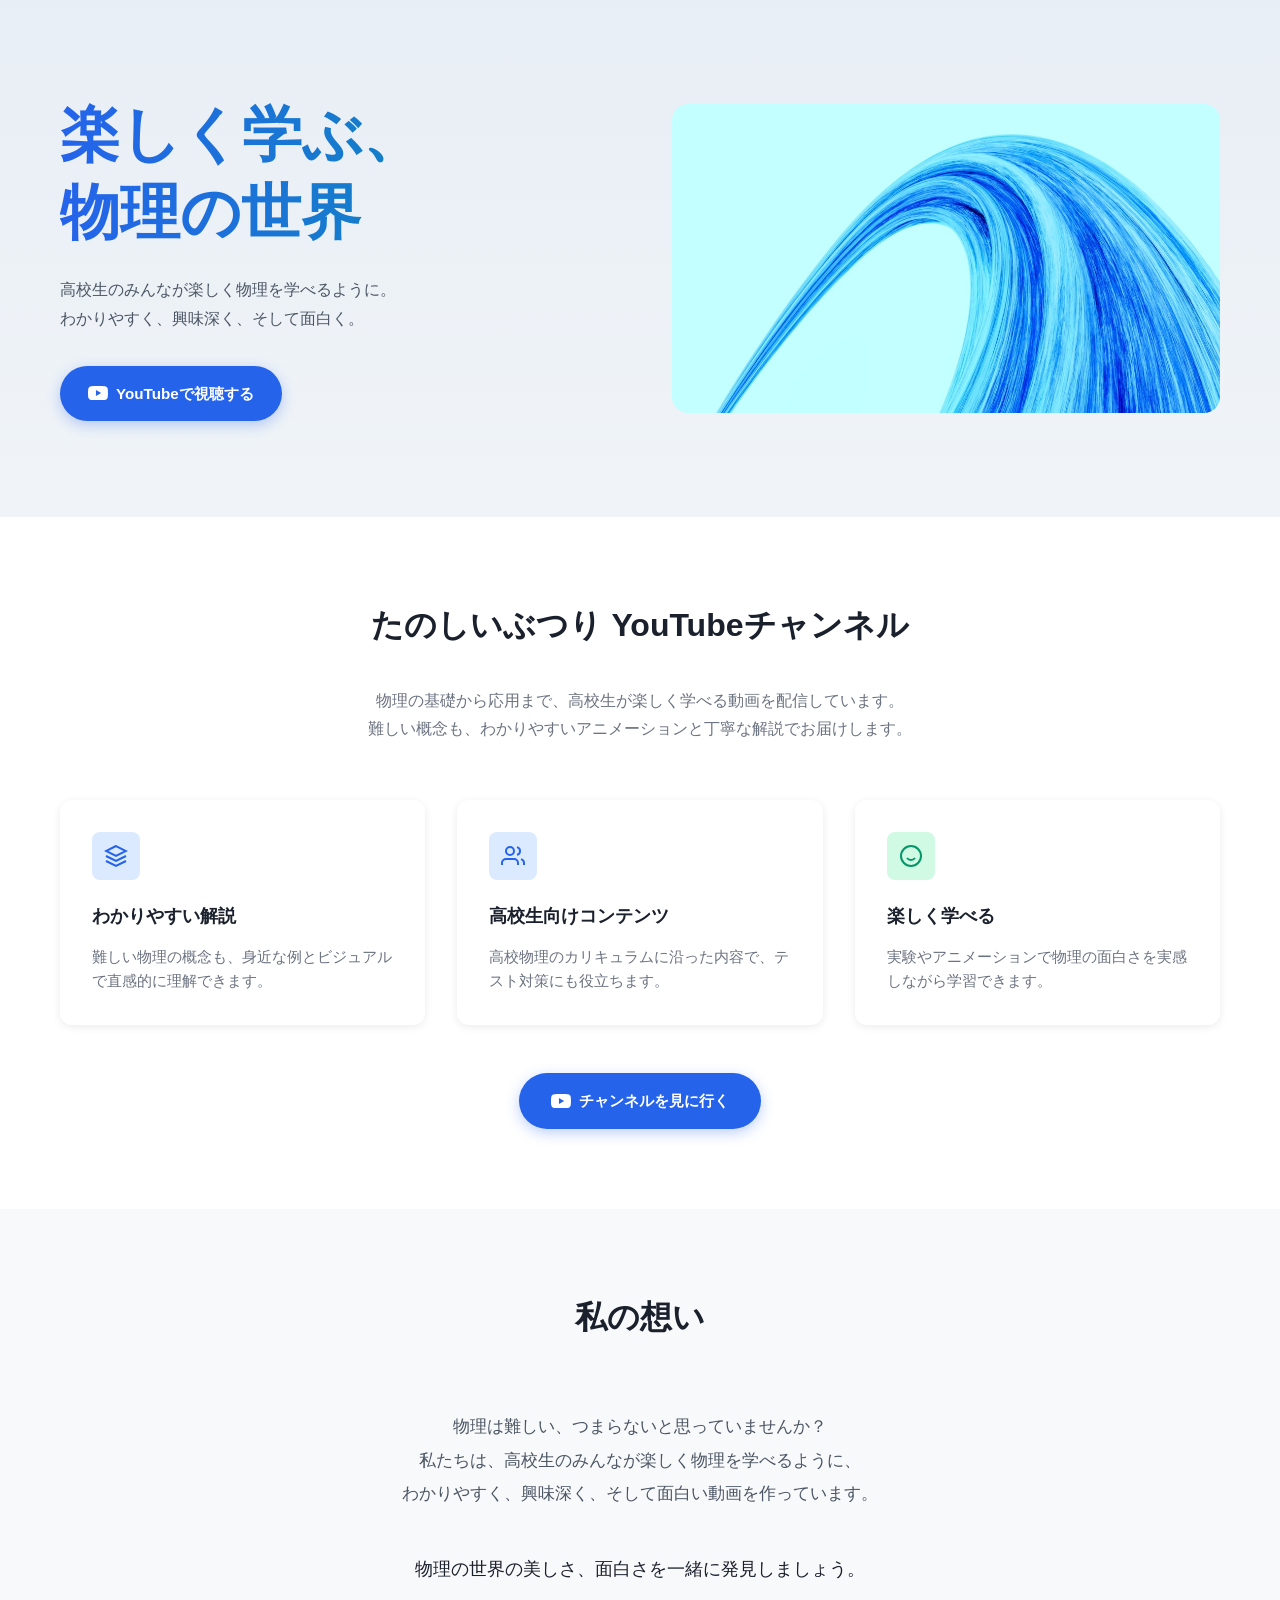
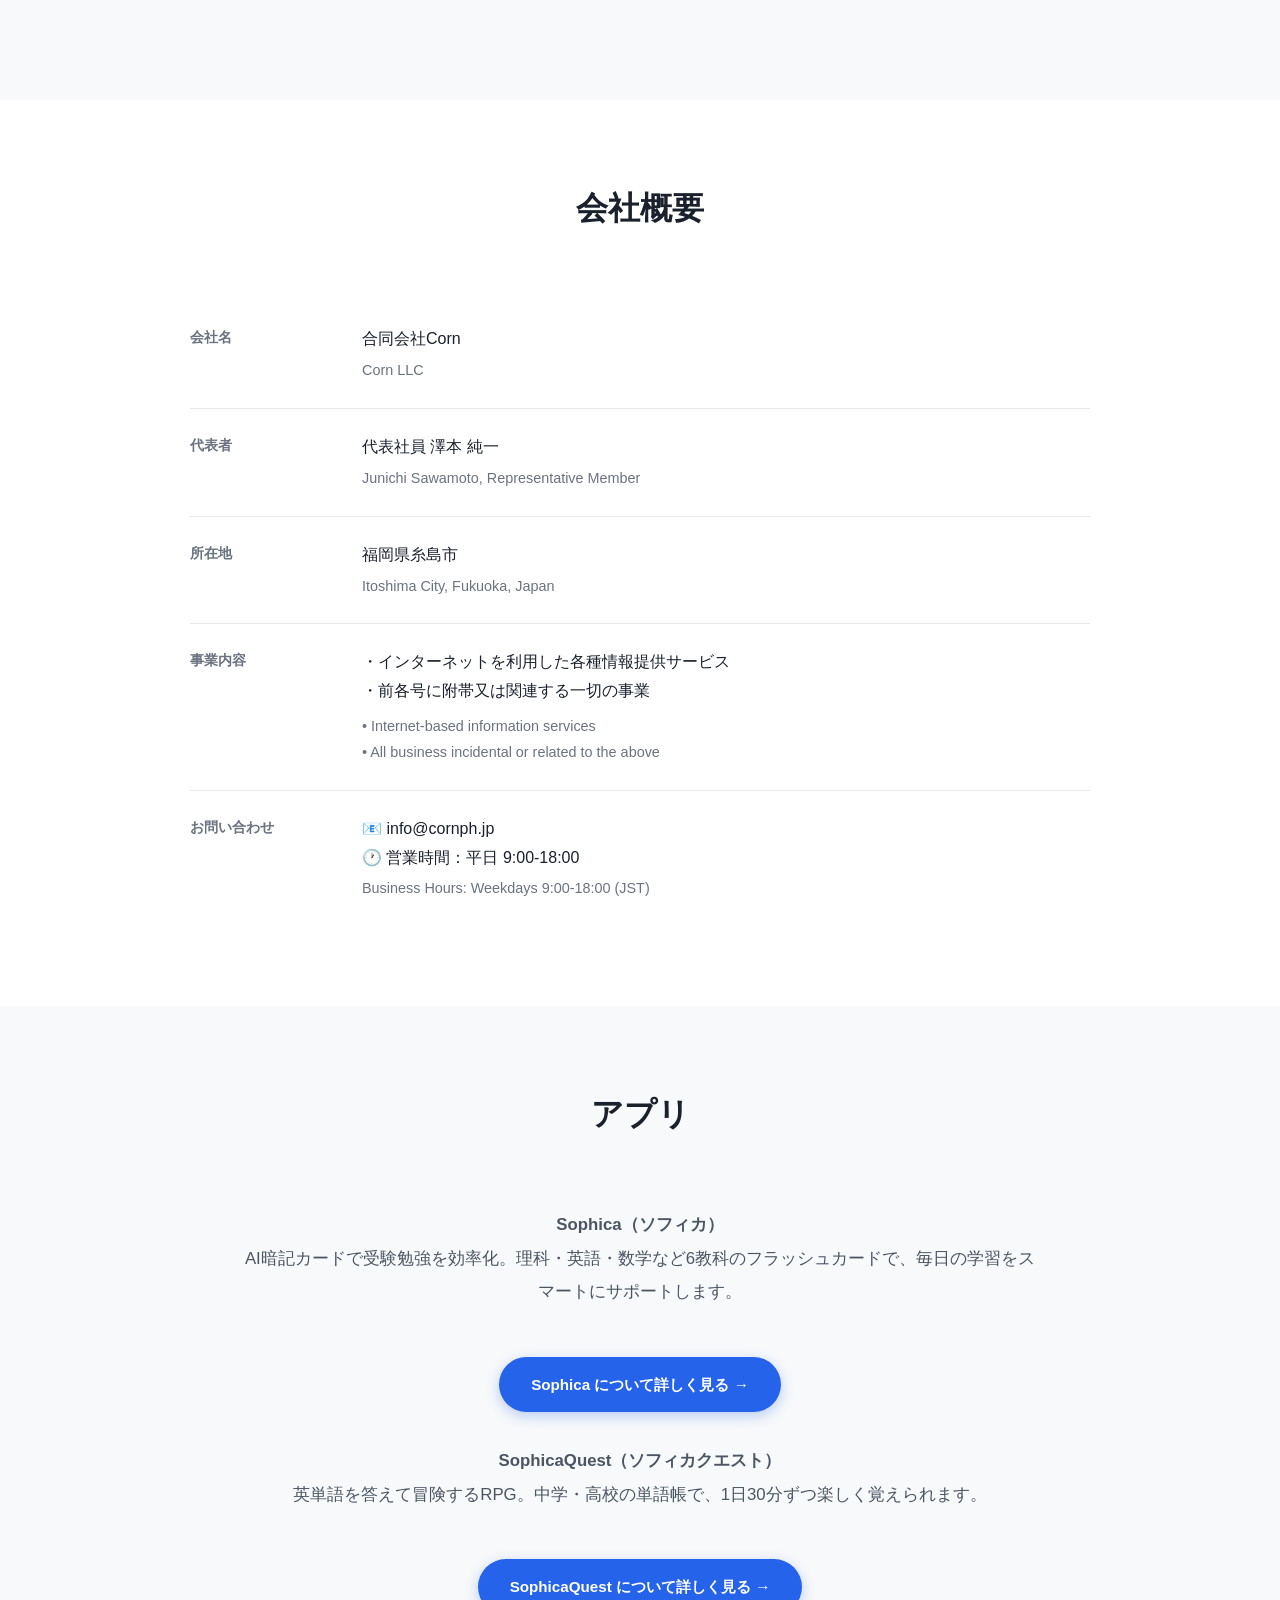
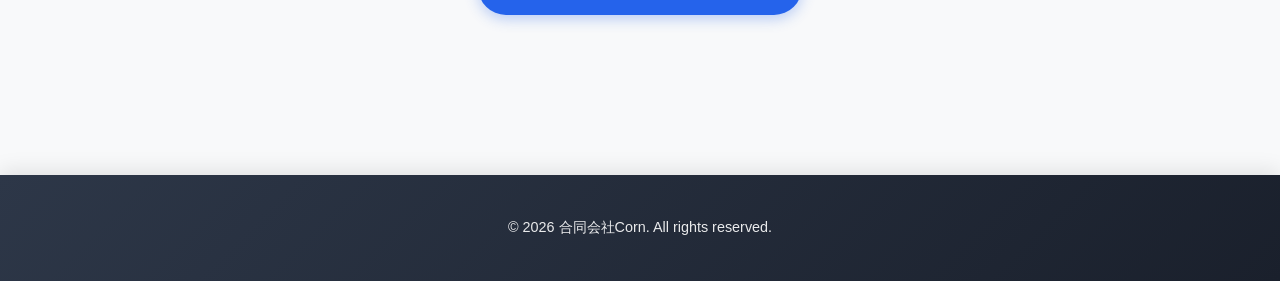
<file: index.html>
<!DOCTYPE html>
<html lang="ja">
<head>
    <meta charset="UTF-8">
    <meta name="viewport" content="width=device-width, initial-scale=1.0">
    <meta name="description" content="高校生のみんなが楽しく物理を学べるように、わかりやすく、興味深く、そして面白く。">
    <title>合同会社Corn | たのしいぶつり - 物理教育YouTubeチャンネル</title>
    <link rel="icon" type="image/png" href="logo.png">
    <link rel="stylesheet" href="styles.css">
</head>
<body>
    <main>
        <!-- ヒーローセクション -->
        <section id="hero" class="hero">
            <div class="container hero-container">
                <div class="hero-content">
                    <h1 class="hero-title">楽しく学ぶ、<br>物理の世界</h1>
                    <p class="hero-subtitle">高校生のみんなが楽しく物理を学べるように。<br>わかりやすく、興味深く、そして面白く。</p>
                    <a href="https://www.youtube.com/@tanoshi-butsuri" class="btn-primary" target="_blank">
                        <svg width="20" height="20" viewBox="0 0 24 24" fill="currentColor">
                            <path d="M23.498 6.186a3.016 3.016 0 0 0-2.122-2.136C19.505 3.545 12 3.545 12 3.545s-7.505 0-9.377.505A3.017 3.017 0 0 0 .502 6.186C0 8.07 0 12 0 12s0 3.93.502 5.814a3.016 3.016 0 0 0 2.122 2.136c1.871.505 9.376.505 9.376.505s7.505 0 9.377-.505a3.015 3.015 0 0 0 2.122-2.136C24 15.93 24 12 24 12s0-3.93-.502-5.814zM9.545 15.568V8.432L15.818 12l-6.273 3.568z"/>
                        </svg>
                        YouTubeで視聴する
                    </a>
                </div>
                <div class="hero-image">
                    <img src="kv-image.jpeg" alt="物理の世界" class="kv-img">
                </div>
            </div>
        </section>

        <!-- YouTubeチャンネルセクション -->
        <section id="channel" class="channel">
            <div class="container">
                <h2>たのしいぶつり YouTubeチャンネル</h2>
                <p class="channel-description">物理の基礎から応用まで、高校生が楽しく学べる動画を配信しています。<br>難しい概念も、わかりやすいアニメーションと丁寧な解説でお届けします。</p>
                
                <div class="features-grid">
                    <div class="feature-card">
                        <div class="feature-icon blue">
                            <svg width="24" height="24" viewBox="0 0 24 24" fill="none" stroke="currentColor" stroke-width="2">
                                <path d="M12 2L2 7l10 5 10-5-10-5z"/>
                                <path d="M2 17l10 5 10-5M2 12l10 5 10-5"/>
                            </svg>
                        </div>
                        <h3>わかりやすい解説</h3>
                        <p>難しい物理の概念も、身近な例とビジュアルで直感的に理解できます。</p>
                    </div>
                    
                    <div class="feature-card">
                        <div class="feature-icon blue">
                            <svg width="24" height="24" viewBox="0 0 24 24" fill="none" stroke="currentColor" stroke-width="2">
                                <path d="M17 21v-2a4 4 0 0 0-4-4H5a4 4 0 0 0-4 4v2"/>
                                <circle cx="9" cy="7" r="4"/>
                                <path d="M23 21v-2a4 4 0 0 0-3-3.87M16 3.13a4 4 0 0 1 0 7.75"/>
                            </svg>
                        </div>
                        <h3>高校生向けコンテンツ</h3>
                        <p>高校物理のカリキュラムに沿った内容で、テスト対策にも役立ちます。</p>
                    </div>
                    
                    <div class="feature-card">
                        <div class="feature-icon green">
                            <svg width="24" height="24" viewBox="0 0 24 24" fill="none" stroke="currentColor" stroke-width="2">
                                <circle cx="12" cy="12" r="10"/>
                                <path d="M8 14s1.5 2 4 2 4-2 4-2M9 9h.01M15 9h.01"/>
                            </svg>
                        </div>
                        <h3>楽しく学べる</h3>
                        <p>実験やアニメーションで物理の面白さを実感しながら学習できます。</p>
                    </div>
                </div>

                <div class="cta-center">
                    <a href="https://www.youtube.com/@tanoshi-butsuri" class="btn-secondary" target="_blank">
                        <svg width="20" height="20" viewBox="0 0 24 24" fill="currentColor">
                            <path d="M23.498 6.186a3.016 3.016 0 0 0-2.122-2.136C19.505 3.545 12 3.545 12 3.545s-7.505 0-9.377.505A3.017 3.017 0 0 0 .502 6.186C0 8.07 0 12 0 12s0 3.93.502 5.814a3.016 3.016 0 0 0 2.122 2.136c1.871.505 9.376.505 9.376.505s7.505 0 9.377-.505a3.015 3.015 0 0 0 2.122-2.136C24 15.93 24 12 24 12s0-3.93-.502-5.814zM9.545 15.568V8.432L15.818 12l-6.273 3.568z"/>
                        </svg>
                        チャンネルを見に行く
                    </a>
                </div>
            </div>
        </section>

        <!-- 私の想いセクション -->
        <section id="philosophy" class="philosophy">
            <div class="container">
                <h2>私の想い</h2>
                <div class="philosophy-content">
                    <p class="philosophy-text">物理は難しい、つまらないと思っていませんか？<br>私たちは、高校生のみんなが楽しく物理を学べるように、<br>わかりやすく、興味深く、そして面白い動画を作っています。</p>
                    <p class="philosophy-text highlight">物理の世界の美しさ、面白さを一緒に発見しましょう。</p>
                </div>
            </div>
        </section>

        <!-- 会社概要セクション -->
        <section id="company" class="company">
            <div class="container">
                <h2>会社概要</h2>
                <div class="company-grid">
                    <div class="company-info">
                        <div class="company-item">
                            <div class="company-label">会社名</div>
                            <div class="company-value">合同会社Corn<br><span class="english-text">Corn LLC</span></div>
                        </div>
                        <div class="company-item">
                            <div class="company-label">代表者</div>
                            <div class="company-value">代表社員 澤本 純一<br><span class="english-text">Junichi Sawamoto, Representative Member</span></div>
                        </div>
                        <div class="company-item">
                            <div class="company-label">所在地</div>
                            <div class="company-value">福岡県糸島市<br><span class="english-text">Itoshima City, Fukuoka, Japan</span></div>
                        </div>
                        <div class="company-item">
                            <div class="company-label">事業内容</div>
                            <div class="company-value">
                                ・インターネットを利用した各種情報提供サービス<br>
                                ・前各号に附帯又は関連する一切の事業<br>
                                <span class="english-text" style="display: block; margin-top: 0.5rem;">
                                • Internet-based information services<br>
                                • All business incidental or related to the above
                                </span>
                            </div>
                        </div>
                        <div class="company-item">
                            <div class="company-label">お問い合わせ</div>
                            <div class="company-value">
                                📧 info@cornph.jp<br>
                                🕐 営業時間：平日 9:00-18:00<br>
                                <span class="english-text">Business Hours: Weekdays 9:00-18:00 (JST)</span>
                            </div>
                        </div>
                    </div>
                </div>
            </div>
        </section>
        <!-- アプリセクション -->
        <section id="apps" class="philosophy">
            <div class="container">
                <h2>アプリ</h2>
                <div class="philosophy-content">
                    <p class="philosophy-text"><strong>Sophica（ソフィカ）</strong><br>AI暗記カードで受験勉強を効率化。理科・英語・数学など6教科のフラッシュカードで、毎日の学習をスマートにサポートします。</p>
                    <div class="cta-center">
                        <a href="/sophica" class="btn-secondary">Sophica について詳しく見る →</a>
                    </div>
                    <p class="philosophy-text" style="margin-top:2rem;"><strong>SophicaQuest（ソフィカクエスト）</strong><br>英単語を答えて冒険するRPG。中学・高校の単語帳で、1日30分ずつ楽しく覚えられます。</p>
                    <div class="cta-center">
                        <a href="/sophicaquest" class="btn-secondary">SophicaQuest について詳しく見る →</a>
                    </div>
                </div>
            </div>
        </section>
    </main>

    <footer>
        <div class="container">
            <p>&copy; 2026 合同会社Corn. All rights reserved.</p>
        </div>
    </footer>
</body>
</html>
</file>
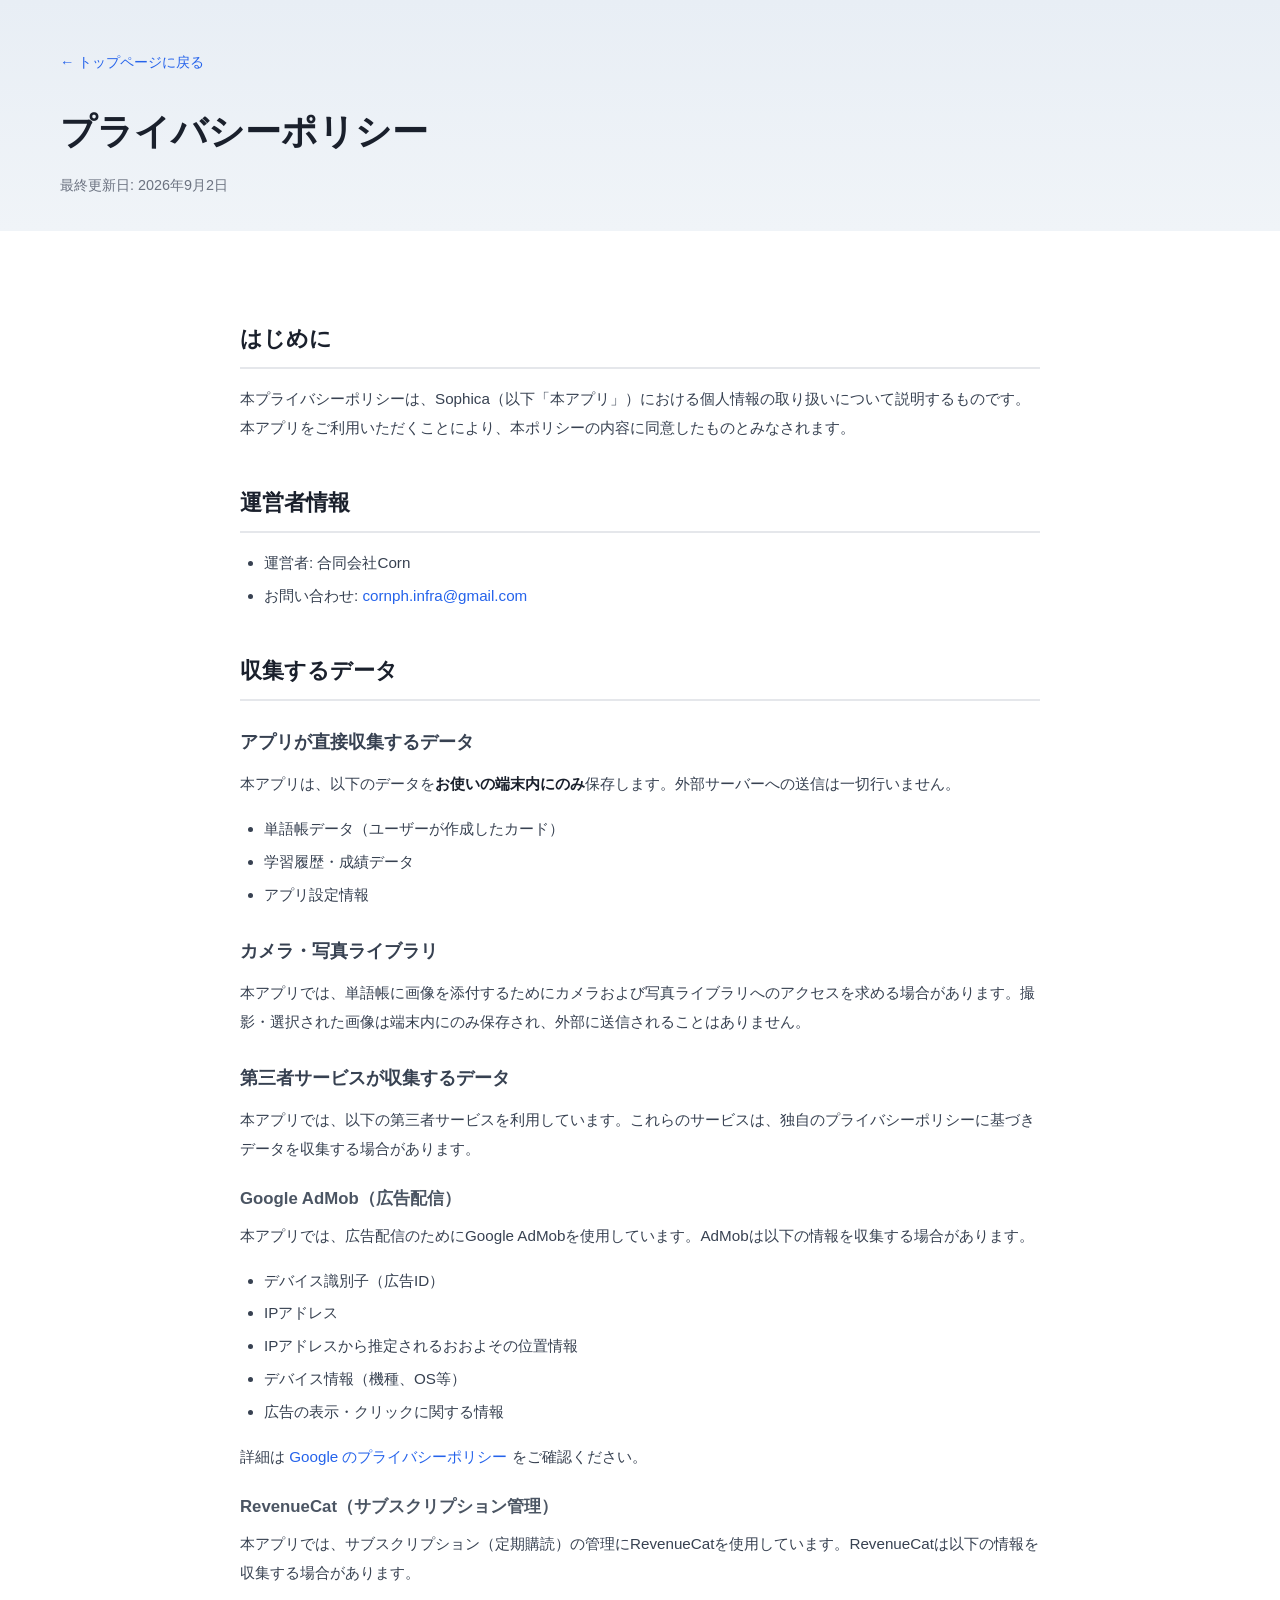
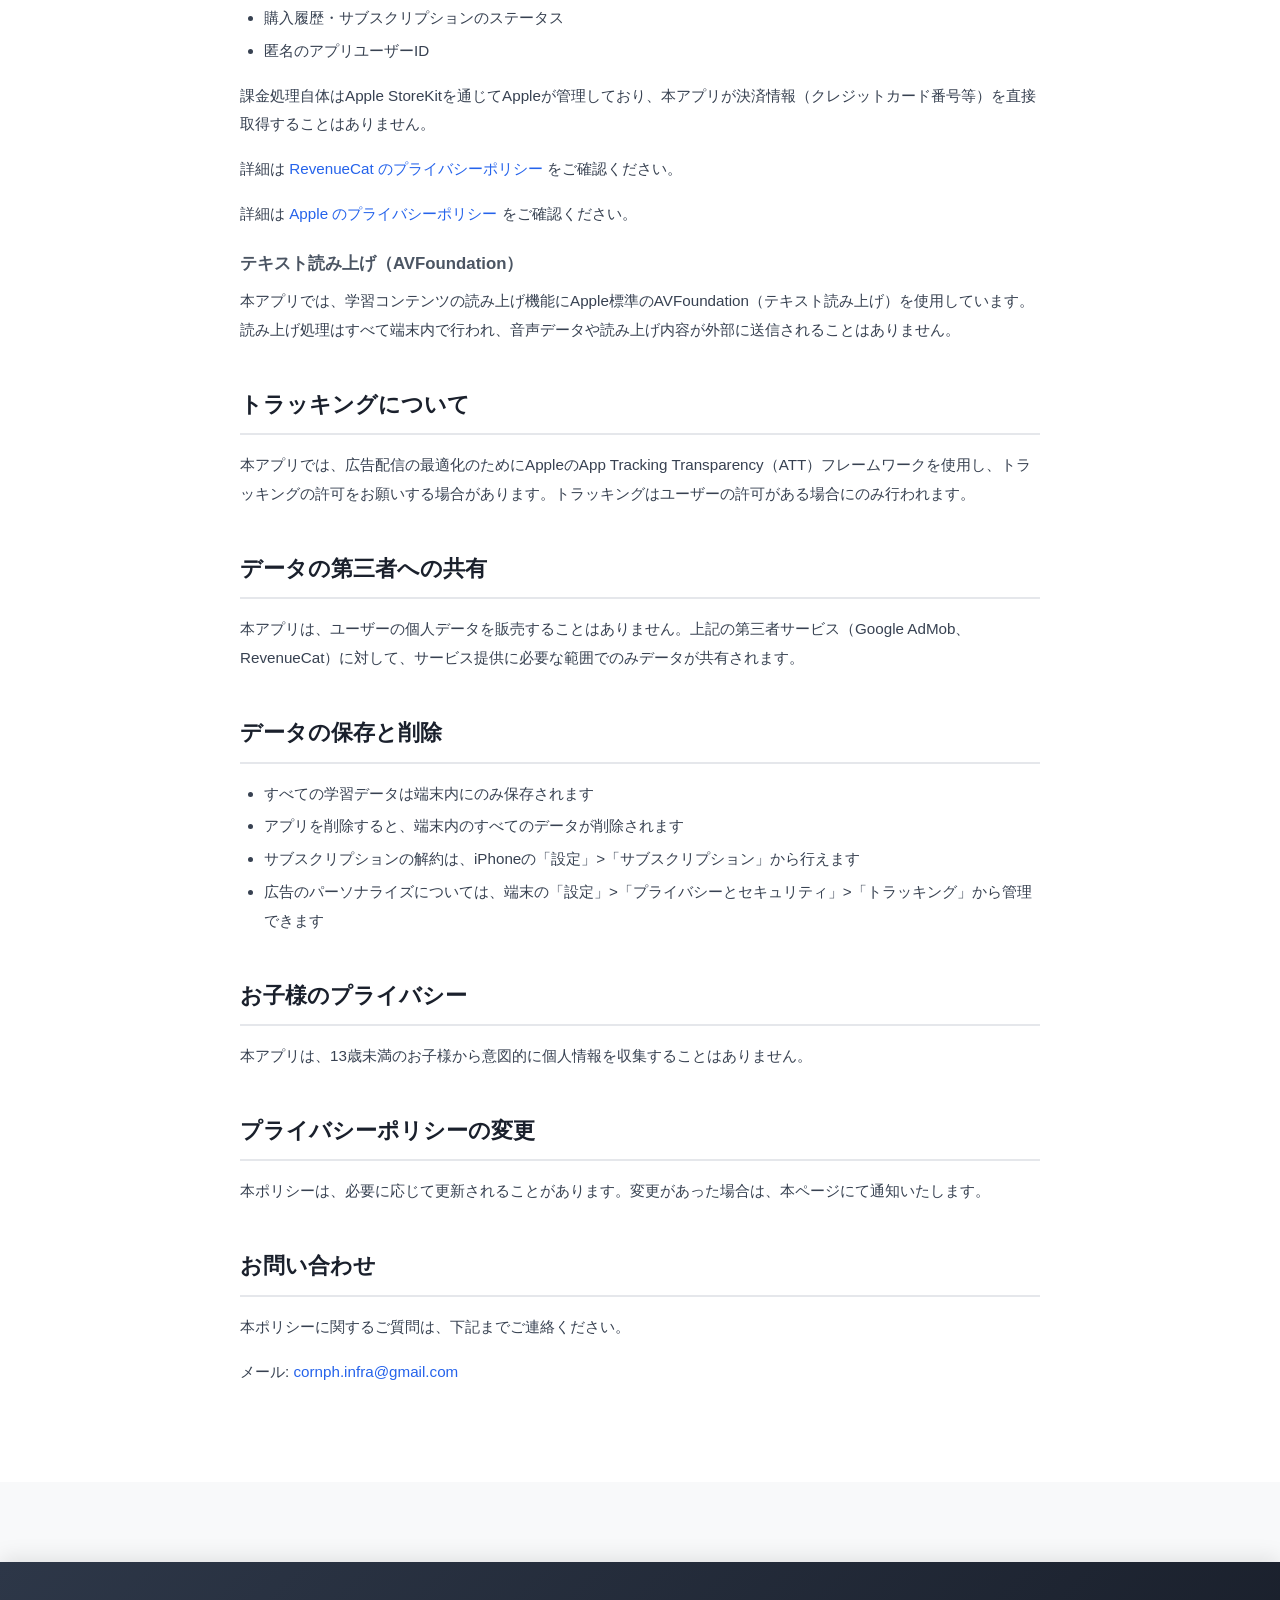
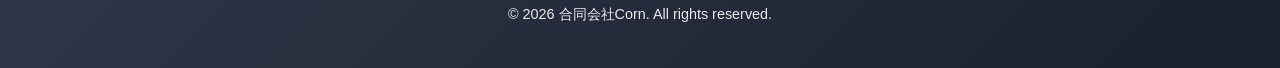
<file: privacy-policy.html>
<!DOCTYPE html>
<html lang="ja">
<head>
    <meta charset="UTF-8">
    <meta name="viewport" content="width=device-width, initial-scale=1.0">
    <meta name="description" content="Sophica（ソフィカ）アプリのプライバシーポリシー">
    <title>プライバシーポリシー | 合同会社Corn</title>
    <link rel="icon" type="image/png" href="logo.png">
    <link rel="stylesheet" href="styles.css">
    <link rel="stylesheet" href="legal.css">
</head>
<body>
    <main>
        <section class="legal-header">
            <div class="container">
                <a href="/" class="back-link">&larr; トップページに戻る</a>
                <h1>プライバシーポリシー</h1>
                <p class="last-updated">最終更新日: 2026年9月2日</p>
            </div>
        </section>

        <section class="legal-content">
            <div class="container">
                <div class="legal-body">

                    <h2>はじめに</h2>
                    <p>本プライバシーポリシーは、Sophica（以下「本アプリ」）における個人情報の取り扱いについて説明するものです。本アプリをご利用いただくことにより、本ポリシーの内容に同意したものとみなされます。</p>

                    <h2>運営者情報</h2>
                    <ul>
                        <li>運営者: 合同会社Corn</li>
                        <li>お問い合わせ: <a href="mailto:cornph.infra@gmail.com">cornph.infra@gmail.com</a></li>
                    </ul>

                    <h2>収集するデータ</h2>

                    <h3>アプリが直接収集するデータ</h3>
                    <p>本アプリは、以下のデータを<strong>お使いの端末内にのみ</strong>保存します。外部サーバーへの送信は一切行いません。</p>
                    <ul>
                        <li>単語帳データ（ユーザーが作成したカード）</li>
                        <li>学習履歴・成績データ</li>
                        <li>アプリ設定情報</li>
                    </ul>

                    <h3>カメラ・写真ライブラリ</h3>
                    <p>本アプリでは、単語帳に画像を添付するためにカメラおよび写真ライブラリへのアクセスを求める場合があります。撮影・選択された画像は端末内にのみ保存され、外部に送信されることはありません。</p>

                    <h3>第三者サービスが収集するデータ</h3>
                    <p>本アプリでは、以下の第三者サービスを利用しています。これらのサービスは、独自のプライバシーポリシーに基づきデータを収集する場合があります。</p>

                    <h4>Google AdMob（広告配信）</h4>
                    <p>本アプリでは、広告配信のためにGoogle AdMobを使用しています。AdMobは以下の情報を収集する場合があります。</p>
                    <ul>
                        <li>デバイス識別子（広告ID）</li>
                        <li>IPアドレス</li>
                        <li>IPアドレスから推定されるおおよその位置情報</li>
                        <li>デバイス情報（機種、OS等）</li>
                        <li>広告の表示・クリックに関する情報</li>
                    </ul>
                    <p>詳細は <a href="https://policies.google.com/privacy" target="_blank" rel="noopener">Google のプライバシーポリシー</a> をご確認ください。</p>

                    <h4>RevenueCat（サブスクリプション管理）</h4>
                    <p>本アプリでは、サブスクリプション（定期購読）の管理にRevenueCatを使用しています。RevenueCatは以下の情報を収集する場合があります。</p>
                    <ul>
                        <li>購入履歴・サブスクリプションのステータス</li>
                        <li>匿名のアプリユーザーID</li>
                    </ul>
                    <p>課金処理自体はApple StoreKitを通じてAppleが管理しており、本アプリが決済情報（クレジットカード番号等）を直接取得することはありません。</p>
                    <p>詳細は <a href="https://www.revenuecat.com/privacy/" target="_blank" rel="noopener">RevenueCat のプライバシーポリシー</a> をご確認ください。</p>
                    <p>詳細は <a href="https://www.apple.com/legal/privacy/" target="_blank" rel="noopener">Apple のプライバシーポリシー</a> をご確認ください。</p>

                    <h4>テキスト読み上げ（AVFoundation）</h4>
                    <p>本アプリでは、学習コンテンツの読み上げ機能にApple標準のAVFoundation（テキスト読み上げ）を使用しています。読み上げ処理はすべて端末内で行われ、音声データや読み上げ内容が外部に送信されることはありません。</p>

                    <h2>トラッキングについて</h2>
                    <p>本アプリでは、広告配信の最適化のためにAppleのApp Tracking Transparency（ATT）フレームワークを使用し、トラッキングの許可をお願いする場合があります。トラッキングはユーザーの許可がある場合にのみ行われます。</p>

                    <h2>データの第三者への共有</h2>
                    <p>本アプリは、ユーザーの個人データを販売することはありません。上記の第三者サービス（Google AdMob、RevenueCat）に対して、サービス提供に必要な範囲でのみデータが共有されます。</p>

                    <h2>データの保存と削除</h2>
                    <ul>
                        <li>すべての学習データは端末内にのみ保存されます</li>
                        <li>アプリを削除すると、端末内のすべてのデータが削除されます</li>
                        <li>サブスクリプションの解約は、iPhoneの「設定」>「サブスクリプション」から行えます</li>
                        <li>広告のパーソナライズについては、端末の「設定」>「プライバシーとセキュリティ」>「トラッキング」から管理できます</li>
                    </ul>

                    <h2>お子様のプライバシー</h2>
                    <p>本アプリは、13歳未満のお子様から意図的に個人情報を収集することはありません。</p>

                    <h2>プライバシーポリシーの変更</h2>
                    <p>本ポリシーは、必要に応じて更新されることがあります。変更があった場合は、本ページにて通知いたします。</p>

                    <h2>お問い合わせ</h2>
                    <p>本ポリシーに関するご質問は、下記までご連絡ください。</p>
                    <p>メール: <a href="mailto:cornph.infra@gmail.com">cornph.infra@gmail.com</a></p>

                </div>
            </div>
        </section>
    </main>

    <footer>
        <div class="container">
            <p>&copy; 2026 合同会社Corn. All rights reserved.</p>
        </div>
    </footer>
</body>
</html>
</file>
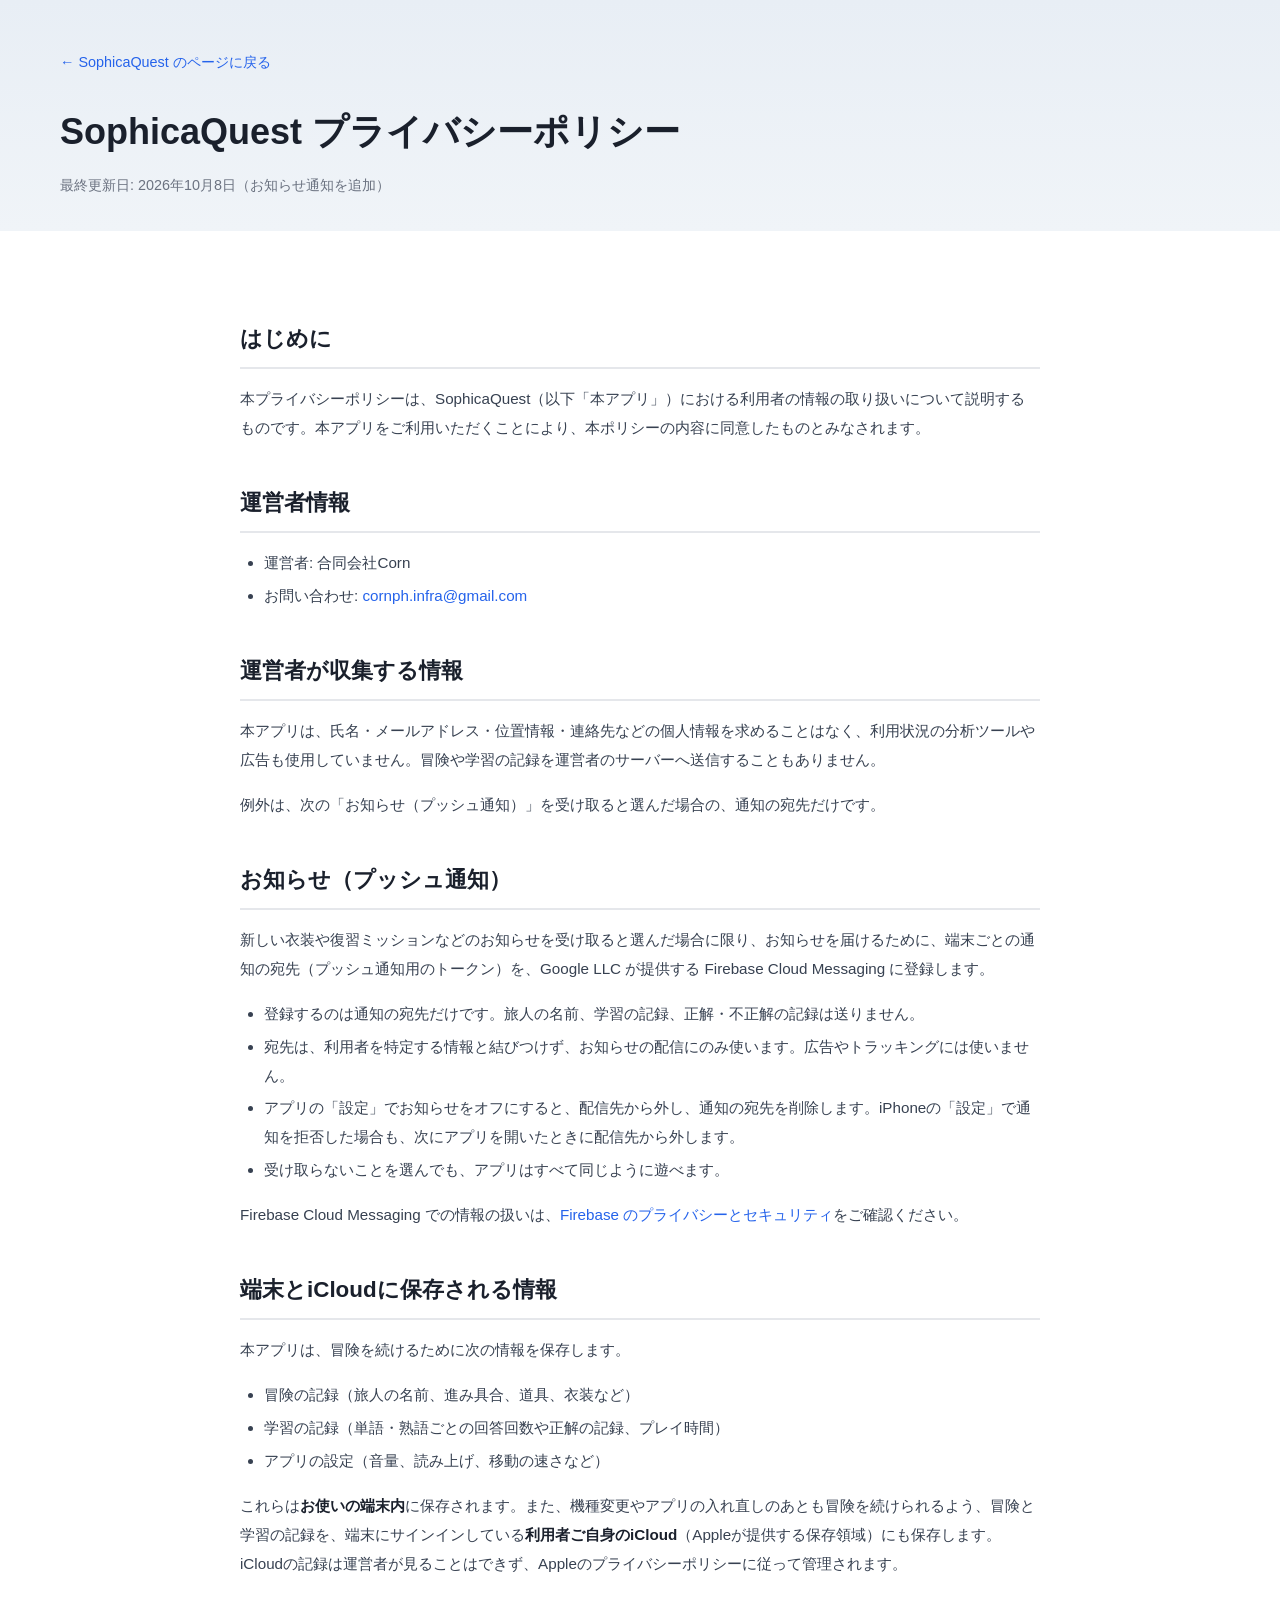
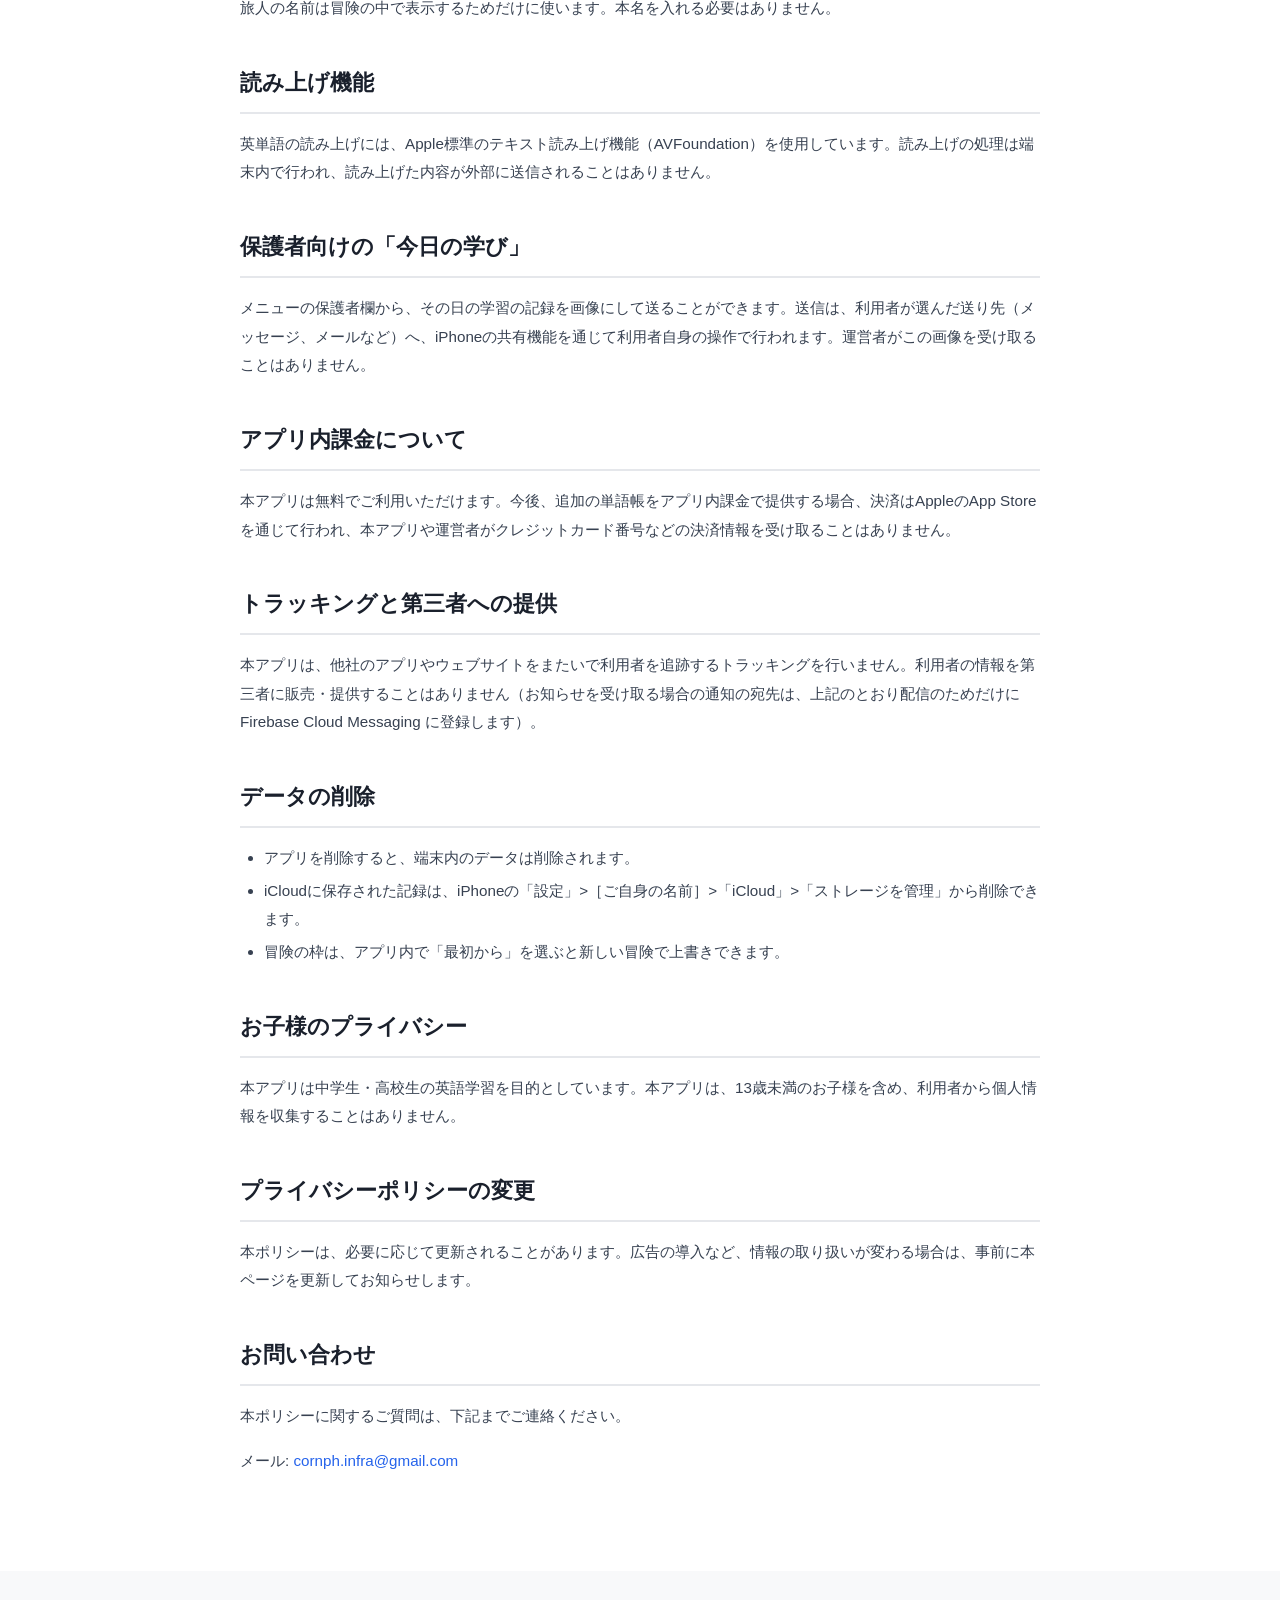
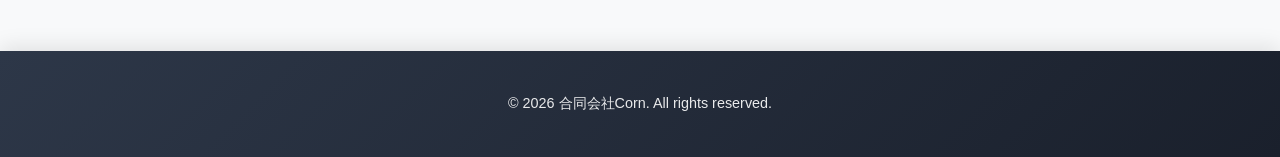
<file: sophicaquest-privacy-policy.html>
<!DOCTYPE html>
<html lang="ja">
<head>
    <meta charset="UTF-8">
    <meta name="viewport" content="width=device-width, initial-scale=1.0">
    <meta name="description" content="SophicaQuest（ソフィカクエスト）アプリのプライバシーポリシー">
    <title>SophicaQuest プライバシーポリシー | 合同会社Corn</title>
    <link rel="icon" type="image/png" href="logo.png">
    <link rel="stylesheet" href="styles.css">
    <link rel="stylesheet" href="legal.css">
</head>
<body>
    <main>
        <section class="legal-header">
            <div class="container">
                <a href="/sophicaquest" class="back-link">&larr; SophicaQuest のページに戻る</a>
                <h1>SophicaQuest プライバシーポリシー</h1>
                <p class="last-updated">最終更新日: 2026年10月8日（お知らせ通知を追加）</p>
            </div>
        </section>

        <section class="legal-content">
            <div class="container">
                <div class="legal-body">

                    <h2>はじめに</h2>
                    <p>本プライバシーポリシーは、SophicaQuest（以下「本アプリ」）における利用者の情報の取り扱いについて説明するものです。本アプリをご利用いただくことにより、本ポリシーの内容に同意したものとみなされます。</p>

                    <h2>運営者情報</h2>
                    <ul>
                        <li>運営者: 合同会社Corn</li>
                        <li>お問い合わせ: <a href="mailto:cornph.infra@gmail.com">cornph.infra@gmail.com</a></li>
                    </ul>

                    <h2>運営者が収集する情報</h2>
                    <p>本アプリは、氏名・メールアドレス・位置情報・連絡先などの個人情報を求めることはなく、利用状況の分析ツールや広告も使用していません。冒険や学習の記録を運営者のサーバーへ送信することもありません。</p>
                    <p>例外は、次の「お知らせ（プッシュ通知）」を受け取ると選んだ場合の、通知の宛先だけです。</p>

                    <h2>お知らせ（プッシュ通知）</h2>
                    <p>新しい衣装や復習ミッションなどのお知らせを受け取ると選んだ場合に限り、お知らせを届けるために、端末ごとの通知の宛先（プッシュ通知用のトークン）を、Google LLC が提供する Firebase Cloud Messaging に登録します。</p>
                    <ul>
                        <li>登録するのは通知の宛先だけです。旅人の名前、学習の記録、正解・不正解の記録は送りません。</li>
                        <li>宛先は、利用者を特定する情報と結びつけず、お知らせの配信にのみ使います。広告やトラッキングには使いません。</li>
                        <li>アプリの「設定」でお知らせをオフにすると、配信先から外し、通知の宛先を削除します。iPhoneの「設定」で通知を拒否した場合も、次にアプリを開いたときに配信先から外します。</li>
                        <li>受け取らないことを選んでも、アプリはすべて同じように遊べます。</li>
                    </ul>
                    <p>Firebase Cloud Messaging での情報の扱いは、<a href="https://firebase.google.com/support/privacy" target="_blank" rel="noopener">Firebase のプライバシーとセキュリティ</a>をご確認ください。</p>

                    <h2>端末とiCloudに保存される情報</h2>
                    <p>本アプリは、冒険を続けるために次の情報を保存します。</p>
                    <ul>
                        <li>冒険の記録（旅人の名前、進み具合、道具、衣装など）</li>
                        <li>学習の記録（単語・熟語ごとの回答回数や正解の記録、プレイ時間）</li>
                        <li>アプリの設定（音量、読み上げ、移動の速さなど）</li>
                    </ul>
                    <p>これらは<strong>お使いの端末内</strong>に保存されます。また、機種変更やアプリの入れ直しのあとも冒険を続けられるよう、冒険と学習の記録を、端末にサインインしている<strong>利用者ご自身のiCloud</strong>（Appleが提供する保存領域）にも保存します。iCloudの記録は運営者が見ることはできず、Appleのプライバシーポリシーに従って管理されます。</p>
                    <p>旅人の名前は冒険の中で表示するためだけに使います。本名を入れる必要はありません。</p>

                    <h2>読み上げ機能</h2>
                    <p>英単語の読み上げには、Apple標準のテキスト読み上げ機能（AVFoundation）を使用しています。読み上げの処理は端末内で行われ、読み上げた内容が外部に送信されることはありません。</p>

                    <h2>保護者向けの「今日の学び」</h2>
                    <p>メニューの保護者欄から、その日の学習の記録を画像にして送ることができます。送信は、利用者が選んだ送り先（メッセージ、メールなど）へ、iPhoneの共有機能を通じて利用者自身の操作で行われます。運営者がこの画像を受け取ることはありません。</p>

                    <h2>アプリ内課金について</h2>
                    <p>本アプリは無料でご利用いただけます。今後、追加の単語帳をアプリ内課金で提供する場合、決済はAppleのApp Storeを通じて行われ、本アプリや運営者がクレジットカード番号などの決済情報を受け取ることはありません。</p>

                    <h2>トラッキングと第三者への提供</h2>
                    <p>本アプリは、他社のアプリやウェブサイトをまたいで利用者を追跡するトラッキングを行いません。利用者の情報を第三者に販売・提供することはありません（お知らせを受け取る場合の通知の宛先は、上記のとおり配信のためだけに Firebase Cloud Messaging に登録します）。</p>

                    <h2>データの削除</h2>
                    <ul>
                        <li>アプリを削除すると、端末内のデータは削除されます。</li>
                        <li>iCloudに保存された記録は、iPhoneの「設定」&gt;［ご自身の名前］&gt;「iCloud」&gt;「ストレージを管理」から削除できます。</li>
                        <li>冒険の枠は、アプリ内で「最初から」を選ぶと新しい冒険で上書きできます。</li>
                    </ul>

                    <h2>お子様のプライバシー</h2>
                    <p>本アプリは中学生・高校生の英語学習を目的としています。本アプリは、13歳未満のお子様を含め、利用者から個人情報を収集することはありません。</p>

                    <h2>プライバシーポリシーの変更</h2>
                    <p>本ポリシーは、必要に応じて更新されることがあります。広告の導入など、情報の取り扱いが変わる場合は、事前に本ページを更新してお知らせします。</p>

                    <h2>お問い合わせ</h2>
                    <p>本ポリシーに関するご質問は、下記までご連絡ください。</p>
                    <p>メール: <a href="mailto:cornph.infra@gmail.com">cornph.infra@gmail.com</a></p>

                </div>
            </div>
        </section>
    </main>

    <footer>
        <div class="container">
            <p>&copy; 2026 合同会社Corn. All rights reserved.</p>
        </div>
    </footer>
</body>
</html>
</file>
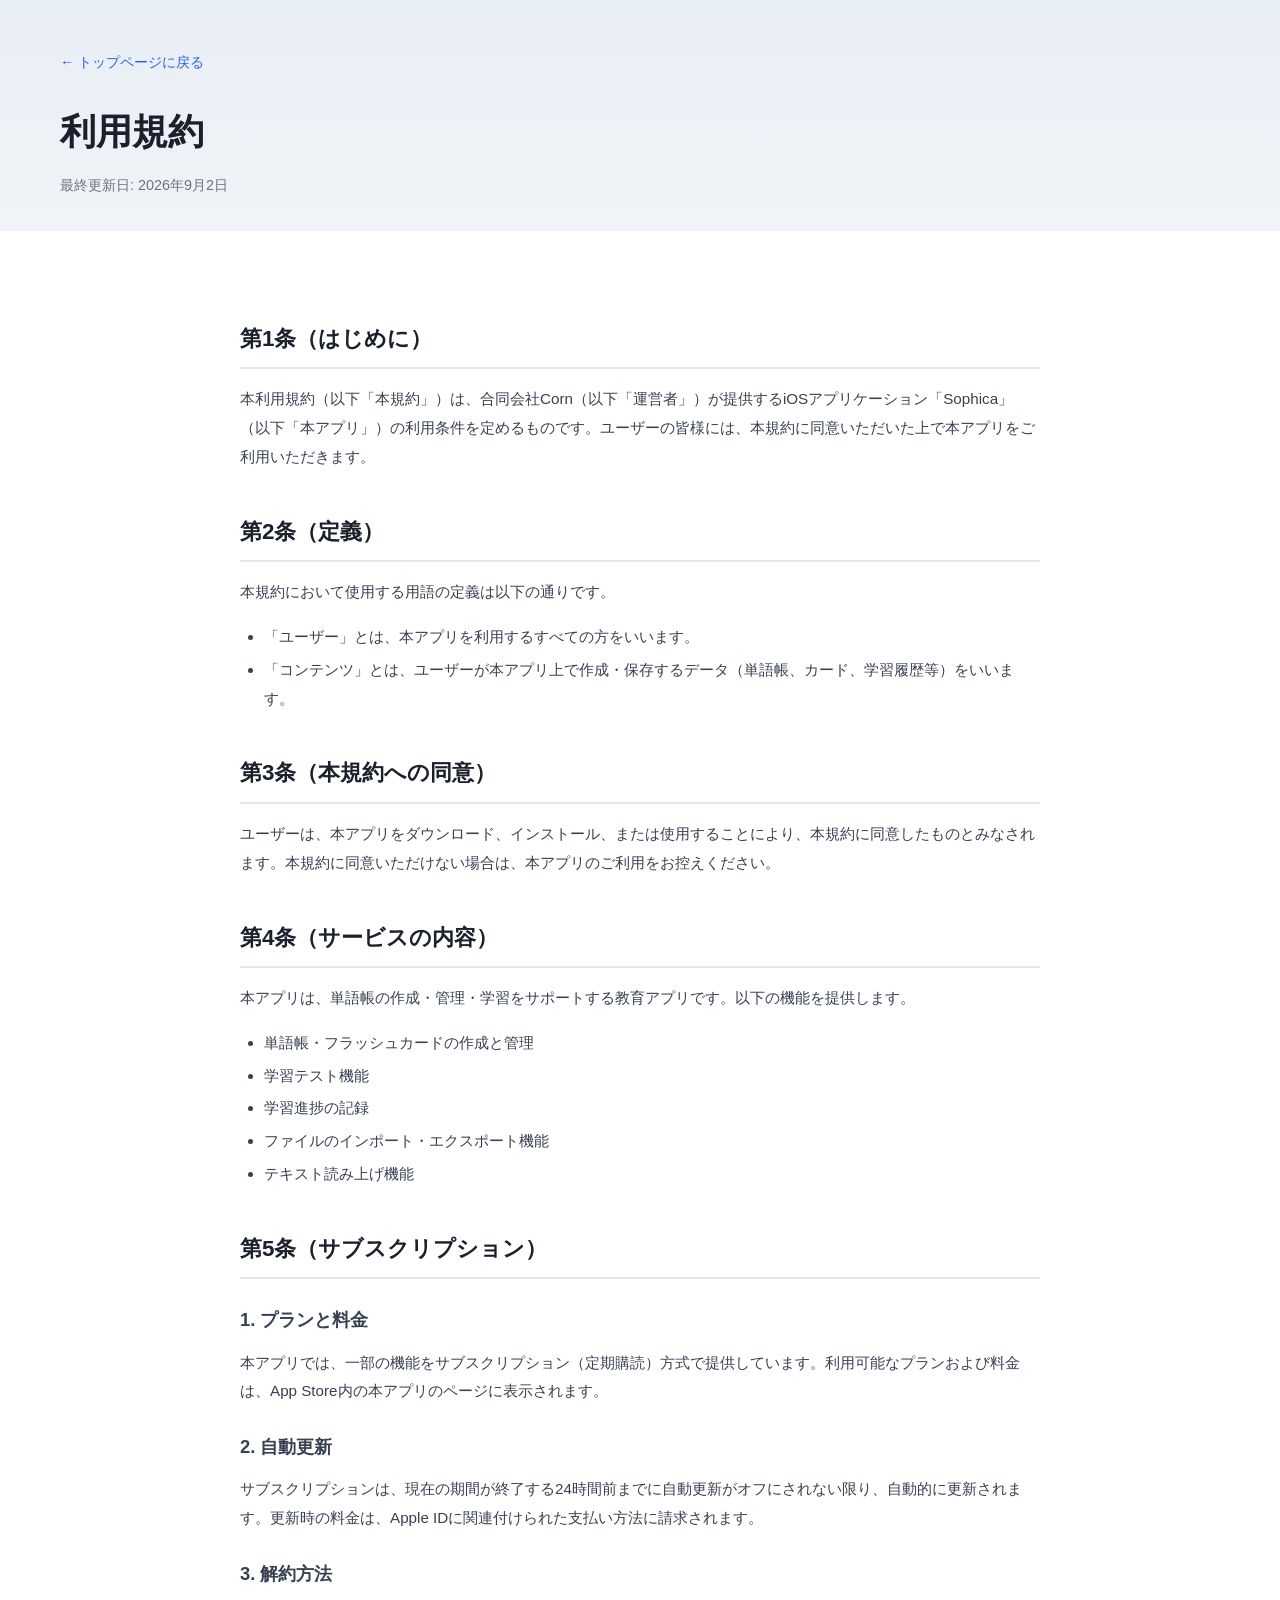
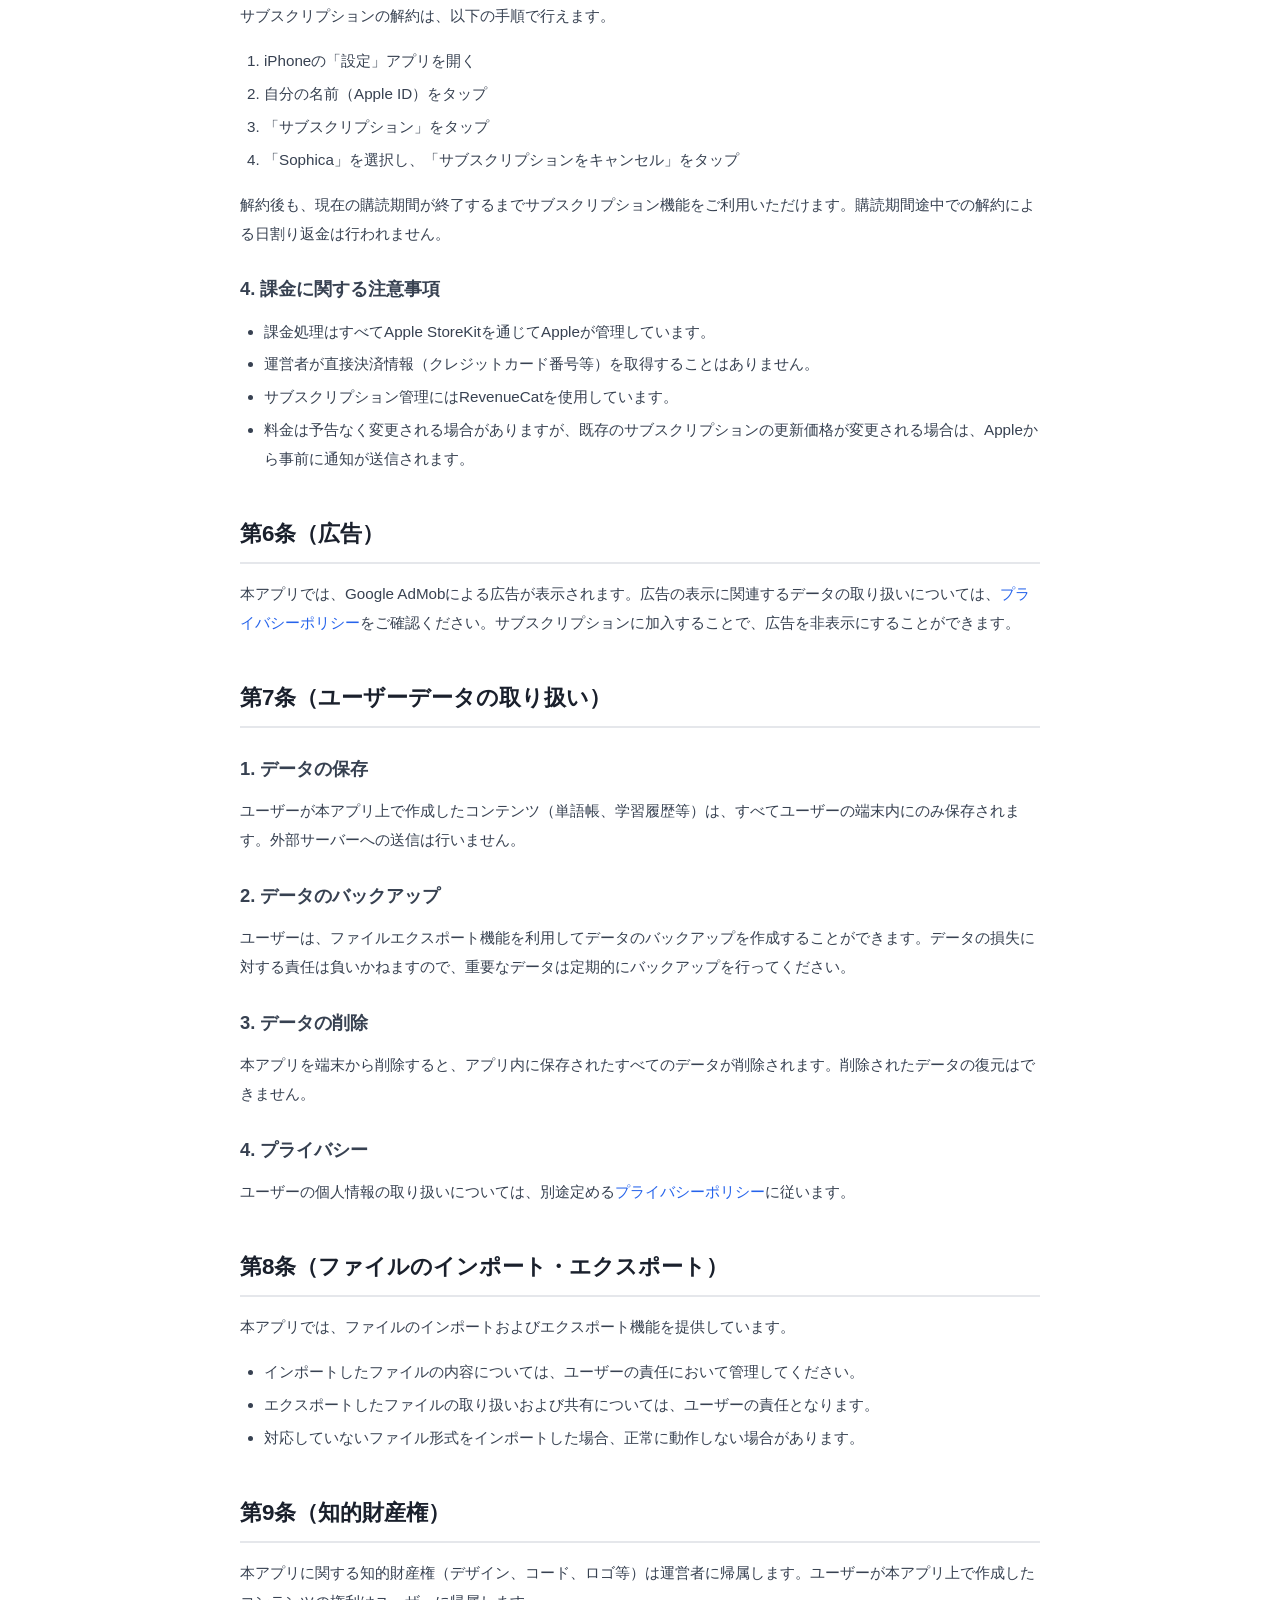
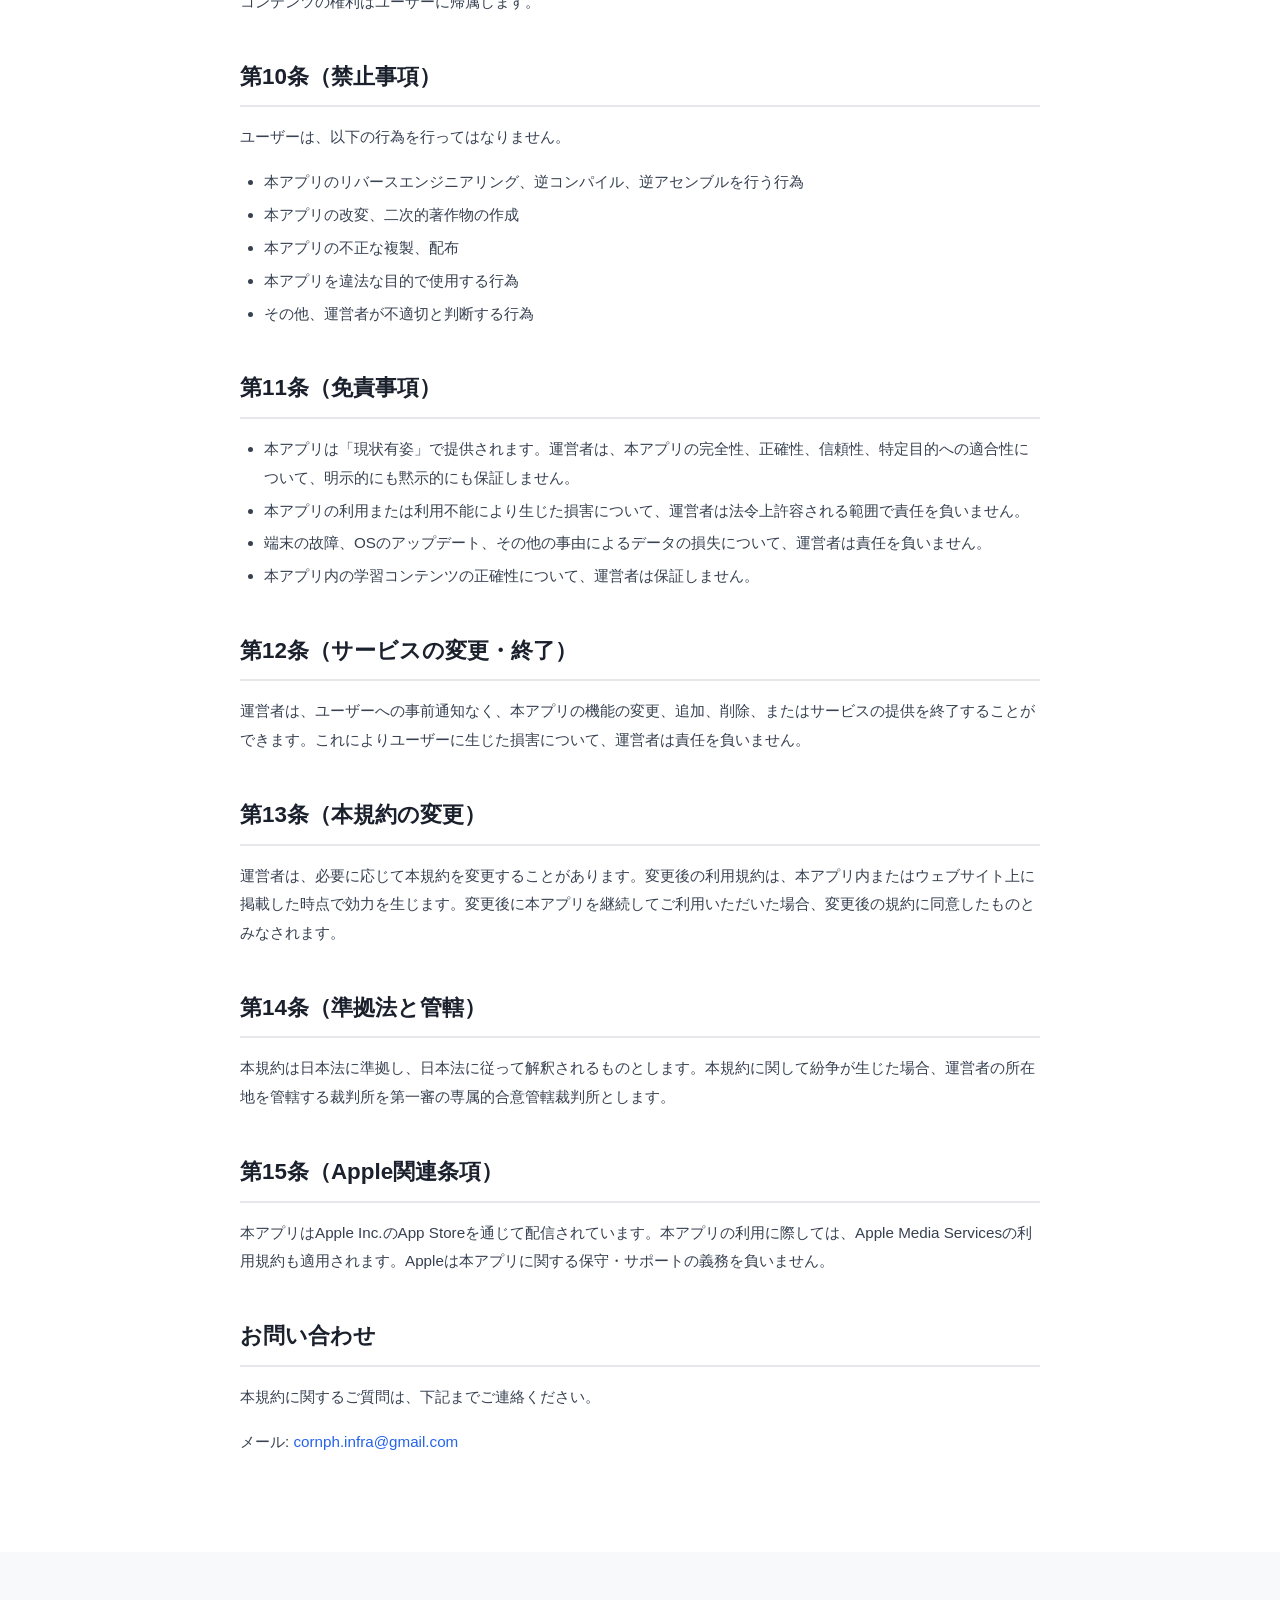
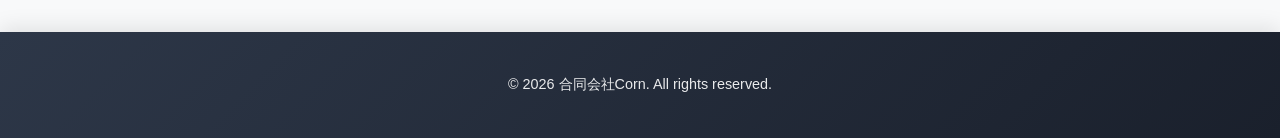
<file: terms-of-service.html>
<!DOCTYPE html>
<html lang="ja">
<head>
    <meta charset="UTF-8">
    <meta name="viewport" content="width=device-width, initial-scale=1.0">
    <meta name="description" content="Sophica（ソフィカ）アプリの利用規約">
    <title>利用規約 | 合同会社Corn</title>
    <link rel="icon" type="image/png" href="logo.png">
    <link rel="stylesheet" href="styles.css">
    <link rel="stylesheet" href="legal.css">
</head>
<body>
    <main>
        <section class="legal-header">
            <div class="container">
                <a href="/" class="back-link">&larr; トップページに戻る</a>
                <h1>利用規約</h1>
                <p class="last-updated">最終更新日: 2026年9月2日</p>
            </div>
        </section>

        <section class="legal-content">
            <div class="container">
                <div class="legal-body">

                    <h2>第1条（はじめに）</h2>
                    <p>本利用規約（以下「本規約」）は、合同会社Corn（以下「運営者」）が提供するiOSアプリケーション「Sophica」（以下「本アプリ」）の利用条件を定めるものです。ユーザーの皆様には、本規約に同意いただいた上で本アプリをご利用いただきます。</p>

                    <h2>第2条（定義）</h2>
                    <p>本規約において使用する用語の定義は以下の通りです。</p>
                    <ul>
                        <li>「ユーザー」とは、本アプリを利用するすべての方をいいます。</li>
                        <li>「コンテンツ」とは、ユーザーが本アプリ上で作成・保存するデータ（単語帳、カード、学習履歴等）をいいます。</li>
                    </ul>

                    <h2>第3条（本規約への同意）</h2>
                    <p>ユーザーは、本アプリをダウンロード、インストール、または使用することにより、本規約に同意したものとみなされます。本規約に同意いただけない場合は、本アプリのご利用をお控えください。</p>

                    <h2>第4条（サービスの内容）</h2>
                    <p>本アプリは、単語帳の作成・管理・学習をサポートする教育アプリです。以下の機能を提供します。</p>
                    <ul>
                        <li>単語帳・フラッシュカードの作成と管理</li>
                        <li>学習テスト機能</li>
                        <li>学習進捗の記録</li>
                        <li>ファイルのインポート・エクスポート機能</li>
                        <li>テキスト読み上げ機能</li>
                    </ul>

                    <h2>第5条（サブスクリプション）</h2>

                    <h3>1. プランと料金</h3>
                    <p>本アプリでは、一部の機能をサブスクリプション（定期購読）方式で提供しています。利用可能なプランおよび料金は、App Store内の本アプリのページに表示されます。</p>

                    <h3>2. 自動更新</h3>
                    <p>サブスクリプションは、現在の期間が終了する24時間前までに自動更新がオフにされない限り、自動的に更新されます。更新時の料金は、Apple IDに関連付けられた支払い方法に請求されます。</p>

                    <h3>3. 解約方法</h3>
                    <p>サブスクリプションの解約は、以下の手順で行えます。</p>
                    <ol>
                        <li>iPhoneの「設定」アプリを開く</li>
                        <li>自分の名前（Apple ID）をタップ</li>
                        <li>「サブスクリプション」をタップ</li>
                        <li>「Sophica」を選択し、「サブスクリプションをキャンセル」をタップ</li>
                    </ol>
                    <p>解約後も、現在の購読期間が終了するまでサブスクリプション機能をご利用いただけます。購読期間途中での解約による日割り返金は行われません。</p>

                    <h3>4. 課金に関する注意事項</h3>
                    <ul>
                        <li>課金処理はすべてApple StoreKitを通じてAppleが管理しています。</li>
                        <li>運営者が直接決済情報（クレジットカード番号等）を取得することはありません。</li>
                        <li>サブスクリプション管理にはRevenueCatを使用しています。</li>
                        <li>料金は予告なく変更される場合がありますが、既存のサブスクリプションの更新価格が変更される場合は、Appleから事前に通知が送信されます。</li>
                    </ul>

                    <h2>第6条（広告）</h2>
                    <p>本アプリでは、Google AdMobによる広告が表示されます。広告の表示に関連するデータの取り扱いについては、<a href="/privacy-policy">プライバシーポリシー</a>をご確認ください。サブスクリプションに加入することで、広告を非表示にすることができます。</p>

                    <h2>第7条（ユーザーデータの取り扱い）</h2>

                    <h3>1. データの保存</h3>
                    <p>ユーザーが本アプリ上で作成したコンテンツ（単語帳、学習履歴等）は、すべてユーザーの端末内にのみ保存されます。外部サーバーへの送信は行いません。</p>

                    <h3>2. データのバックアップ</h3>
                    <p>ユーザーは、ファイルエクスポート機能を利用してデータのバックアップを作成することができます。データの損失に対する責任は負いかねますので、重要なデータは定期的にバックアップを行ってください。</p>

                    <h3>3. データの削除</h3>
                    <p>本アプリを端末から削除すると、アプリ内に保存されたすべてのデータが削除されます。削除されたデータの復元はできません。</p>

                    <h3>4. プライバシー</h3>
                    <p>ユーザーの個人情報の取り扱いについては、別途定める<a href="/privacy-policy">プライバシーポリシー</a>に従います。</p>

                    <h2>第8条（ファイルのインポート・エクスポート）</h2>
                    <p>本アプリでは、ファイルのインポートおよびエクスポート機能を提供しています。</p>
                    <ul>
                        <li>インポートしたファイルの内容については、ユーザーの責任において管理してください。</li>
                        <li>エクスポートしたファイルの取り扱いおよび共有については、ユーザーの責任となります。</li>
                        <li>対応していないファイル形式をインポートした場合、正常に動作しない場合があります。</li>
                    </ul>

                    <h2>第9条（知的財産権）</h2>
                    <p>本アプリに関する知的財産権（デザイン、コード、ロゴ等）は運営者に帰属します。ユーザーが本アプリ上で作成したコンテンツの権利はユーザーに帰属します。</p>

                    <h2>第10条（禁止事項）</h2>
                    <p>ユーザーは、以下の行為を行ってはなりません。</p>
                    <ul>
                        <li>本アプリのリバースエンジニアリング、逆コンパイル、逆アセンブルを行う行為</li>
                        <li>本アプリの改変、二次的著作物の作成</li>
                        <li>本アプリの不正な複製、配布</li>
                        <li>本アプリを違法な目的で使用する行為</li>
                        <li>その他、運営者が不適切と判断する行為</li>
                    </ul>

                    <h2>第11条（免責事項）</h2>
                    <ul>
                        <li>本アプリは「現状有姿」で提供されます。運営者は、本アプリの完全性、正確性、信頼性、特定目的への適合性について、明示的にも黙示的にも保証しません。</li>
                        <li>本アプリの利用または利用不能により生じた損害について、運営者は法令上許容される範囲で責任を負いません。</li>
                        <li>端末の故障、OSのアップデート、その他の事由によるデータの損失について、運営者は責任を負いません。</li>
                        <li>本アプリ内の学習コンテンツの正確性について、運営者は保証しません。</li>
                    </ul>

                    <h2>第12条（サービスの変更・終了）</h2>
                    <p>運営者は、ユーザーへの事前通知なく、本アプリの機能の変更、追加、削除、またはサービスの提供を終了することができます。これによりユーザーに生じた損害について、運営者は責任を負いません。</p>

                    <h2>第13条（本規約の変更）</h2>
                    <p>運営者は、必要に応じて本規約を変更することがあります。変更後の利用規約は、本アプリ内またはウェブサイト上に掲載した時点で効力を生じます。変更後に本アプリを継続してご利用いただいた場合、変更後の規約に同意したものとみなされます。</p>

                    <h2>第14条（準拠法と管轄）</h2>
                    <p>本規約は日本法に準拠し、日本法に従って解釈されるものとします。本規約に関して紛争が生じた場合、運営者の所在地を管轄する裁判所を第一審の専属的合意管轄裁判所とします。</p>

                    <h2>第15条（Apple関連条項）</h2>
                    <p>本アプリはApple Inc.のApp Storeを通じて配信されています。本アプリの利用に際しては、Apple Media Servicesの利用規約も適用されます。Appleは本アプリに関する保守・サポートの義務を負いません。</p>

                    <h2>お問い合わせ</h2>
                    <p>本規約に関するご質問は、下記までご連絡ください。</p>
                    <p>メール: <a href="mailto:cornph.infra@gmail.com">cornph.infra@gmail.com</a></p>

                </div>
            </div>
        </section>
    </main>

    <footer>
        <div class="container">
            <p>&copy; 2026 合同会社Corn. All rights reserved.</p>
        </div>
    </footer>
</body>
</html>
</file>
<file: styles.css>
/* リセット */
* {
    margin: 0;
    padding: 0;
    box-sizing: border-box;
}

body {
    font-family: -apple-system, BlinkMacSystemFont, "Segoe UI", "Hiragino Sans", "Hiragino Kaku Gothic ProN", "Meiryo", sans-serif;
    line-height: 1.8;
    color: #1a202c;
    background: #f8f9fa;
}

.container {
    max-width: 1200px;
    margin: 0 auto;
    padding: 0 20px;
}

/* ヒーローセクション */
.hero {
    background: linear-gradient(to bottom, #e8eef5 0%, #f0f4f8 100%);
    padding: 4rem 0;
    min-height: 400px;
}

.hero-container {
    display: grid;
    grid-template-columns: 1fr 1fr;
    gap: 4rem;
    align-items: center;
}

.hero-content {
    padding: 2rem 0;
}

.hero-title {
    font-size: 2.5rem;
    font-weight: 700;
    margin-bottom: 1.5rem;
    line-height: 1.3;
    background: linear-gradient(to right, #2563eb, #0891b2);
    -webkit-background-clip: text;
    background-clip: text;
    -webkit-text-fill-color: transparent;
    color: transparent;
}

@media (min-width: 640px) {
    .hero-title {
        font-size: 3rem;
    }
}

@media (min-width: 1024px) {
    .hero-title {
        font-size: 3.75rem;
    }
}

.hero-subtitle {
    font-size: 1rem;
    color: #4b5563;
    margin-bottom: 2rem;
    line-height: 1.8;
}

.btn-primary {
    display: inline-flex;
    align-items: center;
    gap: 0.5rem;
    background: #2563eb;
    color: white;
    padding: 0.875rem 1.75rem;
    border-radius: 9999px;
    text-decoration: none;
    font-weight: 600;
    font-size: 0.95rem;
    transition: all 0.3s ease;
    box-shadow: 0 4px 14px rgba(37, 99, 235, 0.3);
}

.btn-primary:hover {
    background: #1d4ed8;
    transform: translateY(-2px);
    box-shadow: 0 6px 20px rgba(37, 99, 235, 0.4);
}

.btn-secondary {
    display: inline-flex;
    align-items: center;
    gap: 0.5rem;
    background: #2563eb;
    color: white;
    padding: 0.875rem 2rem;
    border-radius: 9999px;
    text-decoration: none;
    font-weight: 600;
    font-size: 0.95rem;
    transition: all 0.3s ease;
    box-shadow: 0 4px 14px rgba(37, 99, 235, 0.3);
}

.btn-secondary:hover {
    background: #1d4ed8;
    transform: translateY(-2px);
    box-shadow: 0 6px 20px rgba(37, 99, 235, 0.4);
}

/* KV画像 */
.hero-image {
    display: flex;
    align-items: center;
    justify-content: center;
}

.kv-img {
    width: 100%;
    height: auto;
    border-radius: 16px;
    box-shadow: none;
}

/* YouTubeチャンネルセクション */
.channel {
    background: white;
    padding: 5rem 0;
}

.channel h2 {
    text-align: center;
    font-size: 2rem;
    font-weight: 700;
    color: #1a202c;
    margin-bottom: 1rem;
}

.channel-description {
    text-align: center;
    color: #6b7280;
    margin-bottom: 3.5rem;
    font-size: 1rem;
    line-height: 1.8;
}

.features-grid {
    display: grid;
    grid-template-columns: repeat(auto-fit, minmax(280px, 1fr));
    gap: 2rem;
    margin-bottom: 3rem;
}

.feature-card {
    background: white;
    padding: 2rem;
    border-radius: 12px;
    box-shadow: 0 2px 8px rgba(0, 0, 0, 0.08);
    transition: all 0.3s ease;
}

.feature-card:hover {
    transform: translateY(-4px);
    box-shadow: 0 8px 24px rgba(0, 0, 0, 0.12);
}

.feature-icon {
    width: 48px;
    height: 48px;
    border-radius: 8px;
    display: flex;
    align-items: center;
    justify-content: center;
    margin-bottom: 1.25rem;
}

.feature-icon.blue {
    background: #dbeafe;
    color: #2563eb;
}

.feature-icon.green {
    background: #d1fae5;
    color: #059669;
}

.feature-card h3 {
    font-size: 1.125rem;
    font-weight: 600;
    color: #1a202c;
    margin-bottom: 0.75rem;
}

.feature-card p {
    color: #6b7280;
    font-size: 0.95rem;
    line-height: 1.6;
}

.cta-center {
    text-align: center;
    margin-top: 3rem;
}

/* 私の想いセクション */
.philosophy {
    background: #f8f9fa;
    padding: 5rem 0;
}

.philosophy h2 {
    text-align: center;
    font-size: 2rem;
    font-weight: 700;
    color: #1a202c;
    margin-bottom: 3rem;
}

.philosophy-content {
    max-width: 800px;
    margin: 0 auto;
    text-align: center;
}

.philosophy-text {
    font-size: 1.05rem;
    color: #4b5563;
    line-height: 2;
    margin-bottom: 2rem;
}

.philosophy-text.highlight {
    font-size: 1.15rem;
    color: #1a202c;
    font-weight: 500;
    margin-top: 2.5rem;
}

/* 会社概要セクション */
.company {
    background: white;
    padding: 5rem 0;
}

.company h2 {
    text-align: center;
    font-size: 2rem;
    font-weight: 700;
    color: #1a202c;
    margin-bottom: 3rem;
}

.company-grid {
    max-width: 900px;
    margin: 0 auto;
}

.company-info {
    background: white;
    border-radius: 12px;
}

.company-item {
    display: grid;
    grid-template-columns: 140px 1fr;
    padding: 1.5rem 0;
    border-bottom: 1px solid #e5e7eb;
    gap: 2rem;
}

.company-item:last-child {
    border-bottom: none;
}

.company-label {
    font-weight: 600;
    color: #6b7280;
    font-size: 0.9rem;
}

.company-value {
    color: #1a202c;
    line-height: 1.8;
}

.english-text {
    color: #6b7280;
    font-size: 0.9rem;
    display: block;
    margin-top: 0.25rem;
}

/* フッター */
footer {
    background: #1a202c;
    color: white;
    text-align: center;
    padding: 2rem 0;
}

footer p {
    opacity: 0.8;
    font-size: 0.9rem;
}

/* レスポンシブデザイン */
@media (max-width: 768px) {
    .hero-container {
        grid-template-columns: 1fr;
        gap: 2rem;
    }

    .hero-title {
        font-size: 2rem;
    }

    .features-grid {
        grid-template-columns: 1fr;
    }

    .company-item {
        grid-template-columns: 1fr;
        gap: 0.5rem;
    }

    .company-label {
        font-size: 0.85rem;
    }

    .channel h2,
    .philosophy h2,
    .company h2 {
        font-size: 1.75rem;
    }
}
    text-shadow: 2px 2px 4px rgba(0,0,0,0.2);
}

.hero p {
    font-size: 1.3rem;
    position: relative;
    z-index: 1;
    opacity: 0.95;
}

/* セクション共通スタイル */
section {
    padding: 5rem 0;
}

section h2 {
    font-size: 2.5rem;
    margin-bottom: 3rem;
    color: #2d3748;
    position: relative;
    padding-bottom: 1rem;
}

/* 会社概要 */
.about {
    background-color: white;
}

.info-table {
    width: 100%;
    max-width: 800px;
    border-collapse: collapse;
    background-color: white;
    box-shadow: 0 10px 40px rgba(0,0,0,0.08);
    border-radius: 12px;
    overflow: hidden;
}

.info-table th,
.info-table td {
    padding: 1.5rem;
    text-align: left;
    border-bottom: 1px solid #e2e8f0;
}

.info-table th {
    background: linear-gradient(135deg, #667eea15 0%, #764ba215 100%);
    font-weight: 600;
    width: 200px;
    color: #4a5568;
}

.info-table td {
    color: #2d3748;
}

.info-table tr:last-child th,
.info-table tr:last-child td {
    border-bottom: none;
}

.info-table tr {
    transition: background-color 0.3s ease;
}

.info-table tr:hover {
    background-color: #f7fafc;
}

/* 事業内容 */
.business {
    background: white;
}

.business-list {
    list-style: none;
    max-width: 800px;
}

.business-list li {
    padding: 1.5rem 1.5rem 1.5rem 2rem;
    margin-bottom: 1.5rem;
    background-color: white;
    border-left: 5px solid transparent;
    border-image: linear-gradient(135deg, #667eea 0%, #764ba2 100%);
    border-image-slice: 1;
    box-shadow: 0 4px 15px rgba(0,0,0,0.08);
    border-radius: 0 8px 8px 0;
    transition: all 0.3s ease;
    position: relative;
}

.business-list li::before {
    content: '✓';
    position: absolute;
    left: 0.8rem;
    top: 50%;
    transform: translateY(-50%);
    color: #667eea;
    font-weight: bold;
    font-size: 1.2rem;
}

.business-list li:hover {
    transform: translateX(10px);
    box-shadow: 0 6px 25px rgba(102, 126, 234, 0.15);
}

/* お問い合わせ */
.contact {
    background-color: white;
}

.contact-info {
    max-width: 800px;
    padding: 3rem;
    background: linear-gradient(135deg, #ffffff 0%, #f7fafc 100%);
    box-shadow: 0 10px 40px rgba(0,0,0,0.08);
    border-radius: 16px;
    border: 1px solid #e2e8f0;
}

.contact-info p {
    margin-bottom: 1.5rem;
    font-size: 1.1rem;
    display: flex;
    align-items: center;
}

.contact-info strong {
    color: #667eea;
    min-width: 120px;
}

/* フッター */
footer {
    background: linear-gradient(135deg, #2d3748 0%, #1a202c 100%);
    color: white;
    text-align: center;
    padding: 2.5rem 0;
    margin-top: 5rem;
    box-shadow: 0 -4px 20px rgba(0,0,0,0.1);
}

footer p {
    opacity: 0.9;
}

/* レスポンシブデザイン */
@media (max-width: 768px) {
    header h1 {
        font-size: 1.5rem;
    }

    nav ul {
        flex-direction: column;
        gap: 0.8rem;
    }

    .hero h2 {
        font-size: 2rem;
    }

    .hero {
        padding: 4rem 0;
    }

    section h2 {
        font-size: 1.8rem;
    }

    section {
        padding: 3rem 0;
    }

    .info-table th,
    .info-table td {
        display: block;
        width: 100%;
    }

    .info-table th {
        background: linear-gradient(135deg, #667eea 0%, #764ba2 100%);
        color: white;
        border-radius: 8px 8px 0 0;
    }

    .business-list li {
        padding-left: 2.5rem;
    }

    .contact-info {
        padding: 2rem;
    }
}
</file>
<file: legal.css>
/* 法的文書ページ共通スタイル */
.legal-header {
    background: linear-gradient(to bottom, #e8eef5 0%, #f0f4f8 100%);
    padding: 3rem 0 2rem;
}

.legal-header h1 {
    font-size: 2.25rem;
    font-weight: 700;
    color: #1a202c;
    margin-bottom: 0.5rem;
}

.legal-header .last-updated {
    color: #6b7280;
    font-size: 0.9rem;
}

.back-link {
    display: inline-block;
    color: #2563eb;
    text-decoration: none;
    font-size: 0.9rem;
    margin-bottom: 1.5rem;
    transition: color 0.2s ease;
}

.back-link:hover {
    color: #1d4ed8;
}

.legal-content {
    background: white;
    padding: 3rem 0 5rem;
}

.legal-body {
    max-width: 800px;
    margin: 0 auto;
}

.legal-body h2 {
    font-size: 1.4rem;
    font-weight: 700;
    color: #1a202c;
    margin-top: 2.5rem;
    margin-bottom: 1rem;
    padding-bottom: 0.5rem;
    border-bottom: 2px solid #e5e7eb;
}

.legal-body h3 {
    font-size: 1.15rem;
    font-weight: 600;
    color: #374151;
    margin-top: 1.5rem;
    margin-bottom: 0.75rem;
}

.legal-body h4 {
    font-size: 1.05rem;
    font-weight: 600;
    color: #4b5563;
    margin-top: 1.25rem;
    margin-bottom: 0.5rem;
}

.legal-body p {
    color: #374151;
    font-size: 0.95rem;
    line-height: 1.9;
    margin-bottom: 1rem;
}

.legal-body ul,
.legal-body ol {
    color: #374151;
    font-size: 0.95rem;
    line-height: 1.9;
    margin-bottom: 1rem;
    padding-left: 1.5rem;
}

.legal-body li {
    margin-bottom: 0.25rem;
}

.legal-body a {
    color: #2563eb;
    text-decoration: none;
}

.legal-body a:hover {
    text-decoration: underline;
}

.legal-body strong {
    color: #1a202c;
}

@media (max-width: 768px) {
    .legal-header h1 {
        font-size: 1.75rem;
    }

    .legal-body h2 {
        font-size: 1.25rem;
    }

    .legal-content {
        padding: 2rem 0 3rem;
    }
}
</file>
